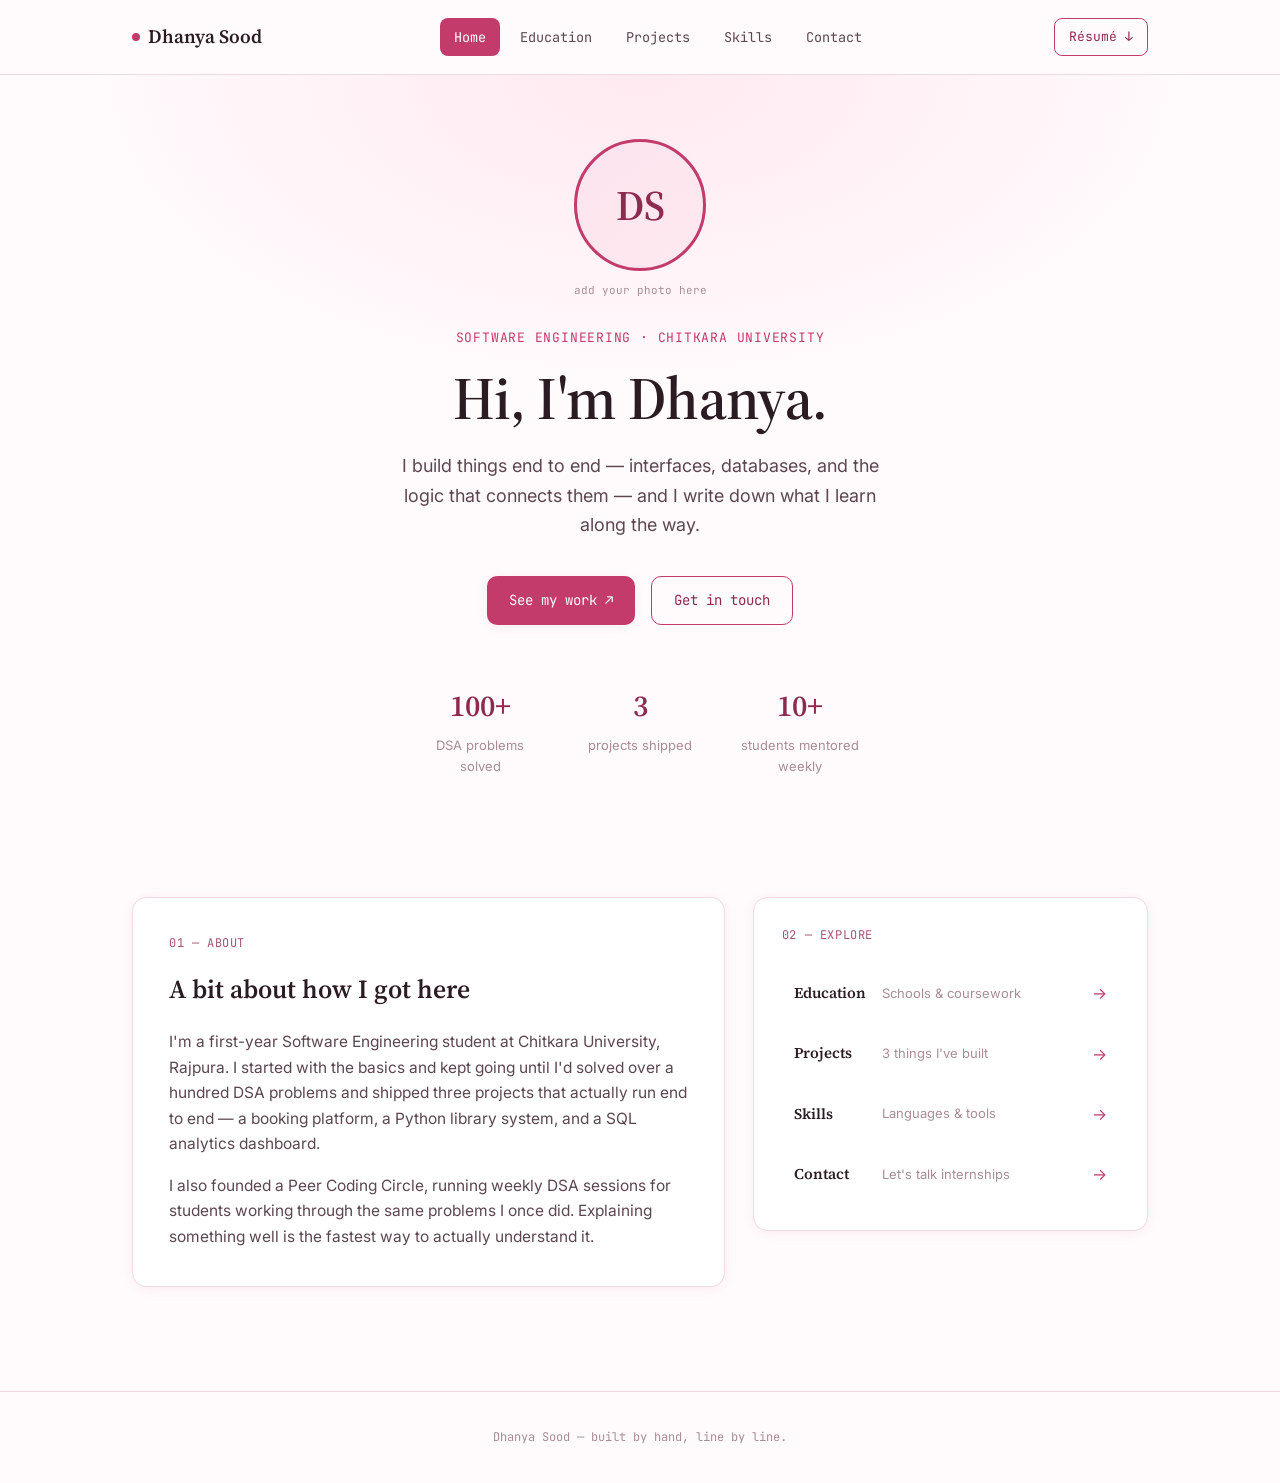
<file: index.html>
<!DOCTYPE html>
<html lang="en">
<head>
  <meta charset="UTF-8">
  <meta name="viewport" content="width=device-width, initial-scale=1.0">
  <title>Dhanya Sood — Software Engineer</title>
  <link rel="preconnect" href="https://fonts.googleapis.com">
  <link rel="preconnect" href="https://fonts.gstatic.com" crossorigin>
  <link href="https://fonts.googleapis.com/css2?family=Source+Serif+4:opsz,wght@8..60,400;8..60,500;8..60,600;8..60,700&family=Inter:wght@400;500;600&family=JetBrains+Mono:wght@400;500&display=swap" rel="stylesheet">
  <link rel="stylesheet" href="shared.css">
  <link rel="stylesheet" href="home.css">
</head>
<body>

  <nav class="site-nav">
    <div class="wrap">
      <a href="index.html" class="nav-mark"><span class="dot"></span>Dhanya Sood</a>
      <button class="nav-toggle" aria-label="Toggle menu" onclick="document.querySelector('.nav-links').classList.toggle('open')">☰</button>
      <div class="nav-links">
        <a href="index.html" class="active">Home</a>
        <a href="education.html">Education</a>
        <a href="projects.html">Projects</a>
        <a href="skills.html">Skills</a>
        <a href="contact.html">Contact</a>
      </div>
      <a href="Dhanya_Sood_Resume.pdf" class="nav-resume" download>Résumé ↓</a>
    </div>
  </nav>

  <header class="hero">
    <div class="wrap hero-inner">
      <div class="hero-photo">
        <div class="photo-frame">
          <span class="photo-initials">DS</span>
        </div>
        <span class="photo-caption">add your photo here</span>
      </div>

      <p class="hero-eyebrow">Software Engineering · Chitkara University</p>
      <h1 class="hero-title">Hi, I'm Dhanya.</h1>
      <p class="hero-sub">
        I build things end to end — interfaces, databases, and the logic that
        connects them — and I write down what I learn along the way.
      </p>

      <div class="hero-cta">
        <a href="projects.html" class="btn btn-primary">See my work ↗</a>
        <a href="contact.html" class="btn btn-ghost">Get in touch</a>
      </div>

      <div class="hero-stats">
        <div class="stat">
          <span class="stat-num">100+</span>
          <span class="stat-label">DSA problems solved</span>
        </div>
        <div class="stat">
          <span class="stat-num">3</span>
          <span class="stat-label">projects shipped</span>
        </div>
        <div class="stat">
          <span class="stat-num">10+</span>
          <span class="stat-label">students mentored weekly</span>
        </div>
      </div>
    </div>
  </header>

  <section class="section">
    <div class="wrap">
      <div class="intro-grid">
        <div class="intro-card">
          <span class="card-eyebrow">01 — about</span>
          <h2 class="card-title">A bit about how I got here</h2>
          <p class="card-body">
            I'm a first-year Software Engineering student at Chitkara
            University, Rajpura. I started with the basics and kept going
            until I'd solved over a hundred DSA problems and shipped three
            projects that actually run end to end — a booking platform, a
            Python library system, and a SQL analytics dashboard.
          </p>
          <p class="card-body">
            I also founded a Peer Coding Circle, running weekly DSA sessions
            for students working through the same problems I once did.
            Explaining something well is the fastest way to actually
            understand it.
          </p>
        </div>

        <div class="quicklinks-card">
          <span class="card-eyebrow">02 — explore</span>
          <a href="education.html" class="quicklink">
            <span class="ql-label">Education</span>
            <span class="ql-desc">Schools &amp; coursework</span>
            <span class="ql-arrow">→</span>
          </a>
          <a href="projects.html" class="quicklink">
            <span class="ql-label">Projects</span>
            <span class="ql-desc">3 things I've built</span>
            <span class="ql-arrow">→</span>
          </a>
          <a href="skills.html" class="quicklink">
            <span class="ql-label">Skills</span>
            <span class="ql-desc">Languages &amp; tools</span>
            <span class="ql-arrow">→</span>
          </a>
          <a href="contact.html" class="quicklink">
            <span class="ql-label">Contact</span>
            <span class="ql-desc">Let's talk internships</span>
            <span class="ql-arrow">→</span>
          </a>
        </div>
      </div>
    </div>
  </section>

  <footer class="site-footer">
    <span>Dhanya Sood — built by hand, line by line.</span>
  </footer>

</body>
</html>
</file>
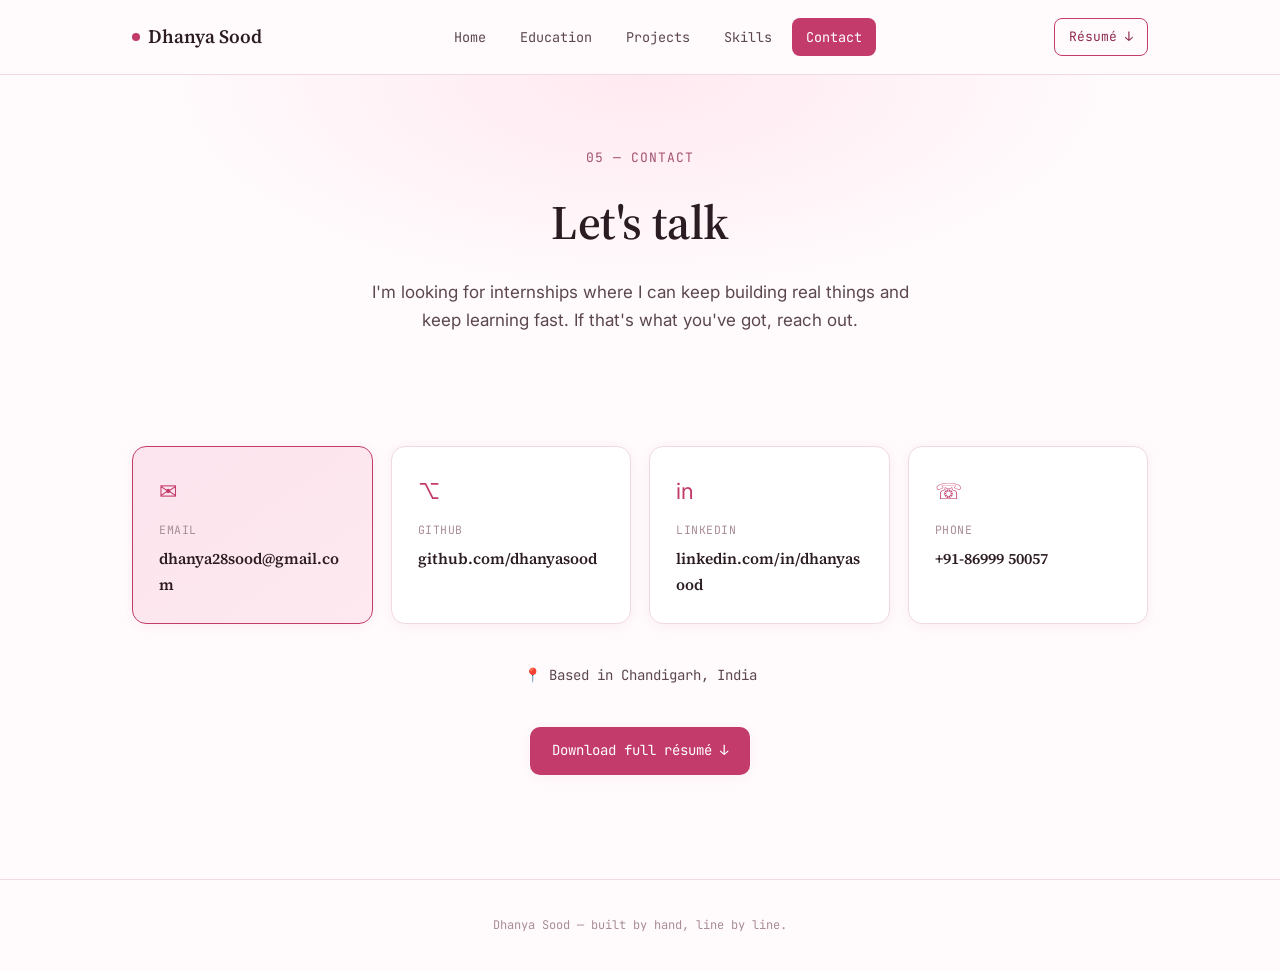
<file: contact.html>
<!DOCTYPE html>
<html lang="en">
<head>
  <meta charset="UTF-8">
  <meta name="viewport" content="width=device-width, initial-scale=1.0">
  <title>Contact — Dhanya Sood</title>
  <link rel="preconnect" href="https://fonts.googleapis.com">
  <link rel="preconnect" href="https://fonts.gstatic.com" crossorigin>
  <link href="https://fonts.googleapis.com/css2?family=Source+Serif+4:opsz,wght@8..60,400;8..60,500;8..60,600;8..60,700&family=Inter:wght@400;500;600&family=JetBrains+Mono:wght@400;500&display=swap" rel="stylesheet">
  <link rel="stylesheet" href="shared.css">
  <link rel="stylesheet" href="contact.css">
</head>
<body>

  <nav class="site-nav">
    <div class="wrap">
      <a href="index.html" class="nav-mark"><span class="dot"></span>Dhanya Sood</a>
      <button class="nav-toggle" aria-label="Toggle menu" onclick="document.querySelector('.nav-links').classList.toggle('open')">☰</button>
      <div class="nav-links">
        <a href="index.html">Home</a>
        <a href="education.html">Education</a>
        <a href="projects.html">Projects</a>
        <a href="skills.html">Skills</a>
        <a href="contact.html" class="active">Contact</a>
      </div>
      <a href="Dhanya_Sood_Resume.pdf" class="nav-resume" download>Résumé ↓</a>
    </div>
  </nav>

  <header class="page-header">
    <div class="wrap">
      <p class="page-eyebrow">05 — contact</p>
      <h1 class="page-title">Let's talk</h1>
      <p class="page-sub">
        I'm looking for internships where I can keep building real things and
        keep learning fast. If that's what you've got, reach out.
      </p>
    </div>
  </header>

  <section class="section">
    <div class="wrap">
      <div class="contact-grid">

        <a href="mailto:dhanya28sood@gmail.com" class="contact-card primary">
          <span class="cc-icon">✉</span>
          <span class="cc-label">Email</span>
          <span class="cc-value">dhanya28sood@gmail.com</span>
        </a>

        <a href="https://github.com/dhanyasood" target="_blank" rel="noopener" class="contact-card">
          <span class="cc-icon">⌥</span>
          <span class="cc-label">GitHub</span>
          <span class="cc-value">github.com/dhanyasood</span>
        </a>

        <a href="https://linkedin.com/in/dhanyasood" target="_blank" rel="noopener" class="contact-card">
          <span class="cc-icon">in</span>
          <span class="cc-label">LinkedIn</span>
          <span class="cc-value">linkedin.com/in/dhanyasood</span>
        </a>

        <a href="tel:+918699950057" class="contact-card">
          <span class="cc-icon">☏</span>
          <span class="cc-label">Phone</span>
          <span class="cc-value">+91-86999 50057</span>
        </a>

      </div>

      <div class="location-line">
        <span class="loc-icon">📍</span> Based in Chandigarh, India
      </div>

      <div class="resume-cta">
        <a href="assets/Dhanya_Sood_Resume.pdf" class="btn btn-primary" download>Download full résumé ↓</a>
      </div>
    </div>
  </section>

  <footer class="site-footer">
    <span>Dhanya Sood — built by hand, line by line.</span>
  </footer>

</body>
</html>
</file>
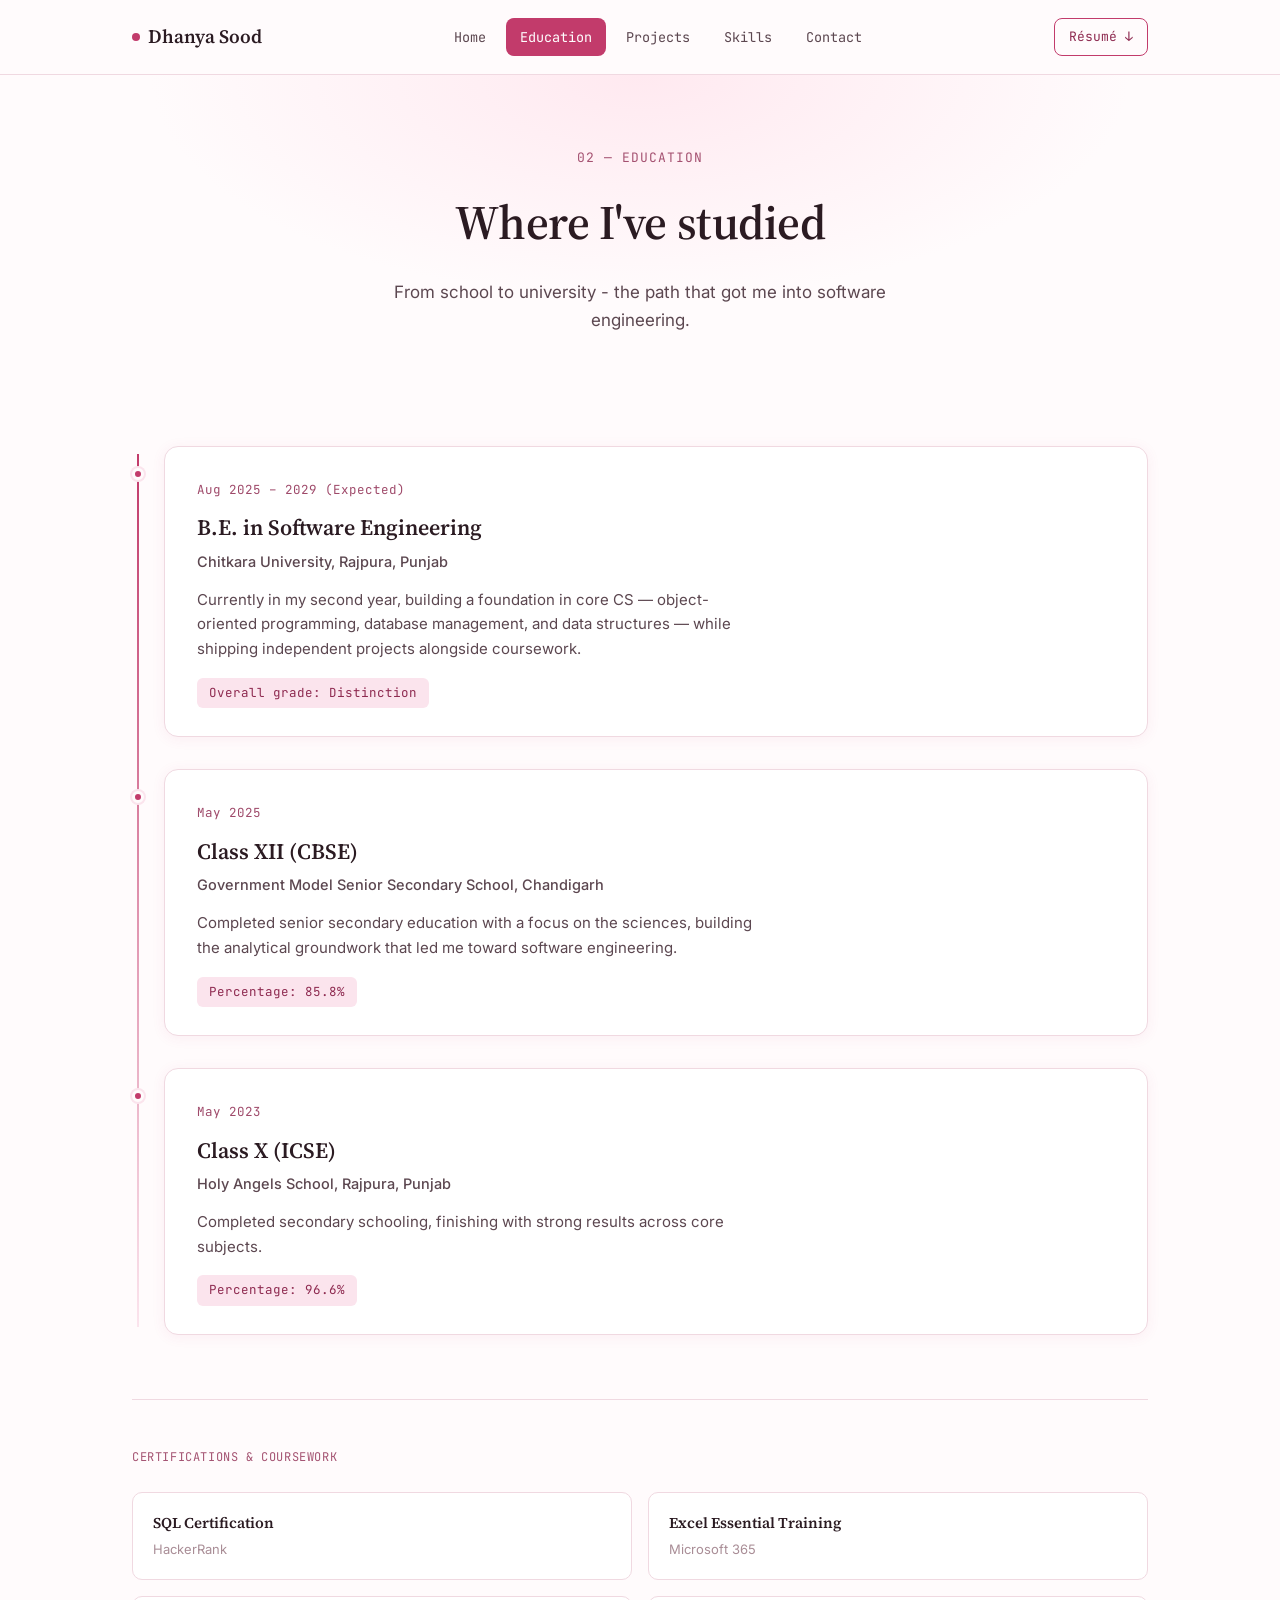
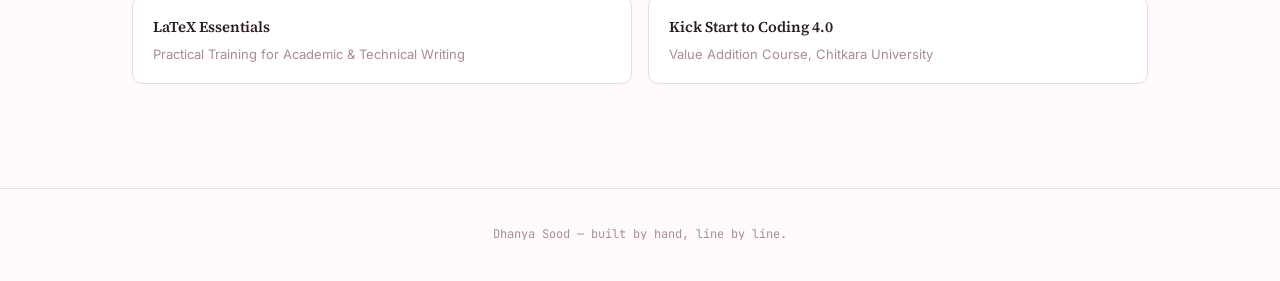
<file: education.html>
<!DOCTYPE html>
<html lang="en">
<head>
  <meta charset="UTF-8">
  <meta name="viewport" content="width=device-width, initial-scale=1.0">
  <title>Education — Dhanya Sood</title>
  <link rel="preconnect" href="https://fonts.googleapis.com">
  <link rel="preconnect" href="https://fonts.gstatic.com" crossorigin>
  <link href="https://fonts.googleapis.com/css2?family=Source+Serif+4:opsz,wght@8..60,400;8..60,500;8..60,600;8..60,700&family=Inter:wght@400;500;600&family=JetBrains+Mono:wght@400;500&display=swap" rel="stylesheet">
  <link rel="stylesheet" href="shared.css">
  <link rel="stylesheet" href="education.css">
</head>
<body>

  <nav class="site-nav">
    <div class="wrap">
      <a href="index.html" class="nav-mark"><span class="dot"></span>Dhanya Sood</a>
      <button class="nav-toggle" aria-label="Toggle menu" onclick="document.querySelector('.nav-links').classList.toggle('open')">☰</button>
      <div class="nav-links">
        <a href="index.html">Home</a>
        <a href="education.html" class="active">Education</a>
        <a href="projects.html">Projects</a>
        <a href="skills.html">Skills</a>
        <a href="contact.html">Contact</a>
      </div>
      <a href="assets/Dhanya_Sood_Resume.pdf" class="nav-resume" download>Résumé ↓</a>
    </div>
  </nav>

  <header class="page-header">
    <div class="wrap">
      <p class="page-eyebrow">02 — education</p>
      <h1 class="page-title">Where I've studied</h1>
      <p class="page-sub">From school to university - the path that got me into software engineering.</p>
    </div>
  </header>

  <section class="section">
    <div class="wrap">
      <div class="timeline">

        <div class="timeline-item">
          <div class="timeline-marker"></div>
          <div class="timeline-card">
            <span class="t-date">Aug 2025 – 2029 (Expected)</span>
            <h3 class="t-title">B.E. in Software Engineering</h3>
            <p class="t-place">Chitkara University, Rajpura, Punjab</p>
            <p class="t-detail">
              Currently in my second year, building a foundation in core CS —
              object-oriented programming, database management, and data
              structures — while shipping independent projects alongside
              coursework.
            </p>
            <span class="t-tag">Overall grade: Distinction</span>
          </div>
        </div>

        <div class="timeline-item">
          <div class="timeline-marker"></div>
          <div class="timeline-card">
            <span class="t-date">May 2025</span>
            <h3 class="t-title">Class XII (CBSE)</h3>
            <p class="t-place">Government Model Senior Secondary School, Chandigarh</p>
            <p class="t-detail">
              Completed senior secondary education with a focus on the
              sciences, building the analytical groundwork that led me
              toward software engineering.
            </p>
            <span class="t-tag">Percentage: 85.8%</span>
          </div>
        </div>

        <div class="timeline-item">
          <div class="timeline-marker"></div>
          <div class="timeline-card">
            <span class="t-date">May 2023</span>
            <h3 class="t-title">Class X (ICSE)</h3>
            <p class="t-place">Holy Angels School, Rajpura, Punjab</p>
            <p class="t-detail">
              Completed secondary schooling, finishing with strong results
              across core subjects.
            </p>
            <span class="t-tag">Percentage: 96.6%</span>
          </div>
        </div>

      </div>

      <div class="cert-block">
        <span class="card-eyebrow">certifications &amp; coursework</span>
        <div class="cert-grid">
          <div class="cert-item">
            <span class="cert-name">SQL Certification</span>
            <span class="cert-issuer">HackerRank</span>
          </div>
          <div class="cert-item">
            <span class="cert-name">Excel Essential Training</span>
            <span class="cert-issuer">Microsoft 365</span>
          </div>
          <div class="cert-item">
            <span class="cert-name">LaTeX Essentials</span>
            <span class="cert-issuer">Practical Training for Academic &amp; Technical Writing</span>
          </div>
          <div class="cert-item">
            <span class="cert-name">Kick Start to Coding 4.0</span>
            <span class="cert-issuer">Value Addition Course, Chitkara University</span>
          </div>
        </div>
      </div>
    </div>
  </section>

  <footer class="site-footer">
    <span>Dhanya Sood — built by hand, line by line.</span>
  </footer>

</body>
</html>
</file>
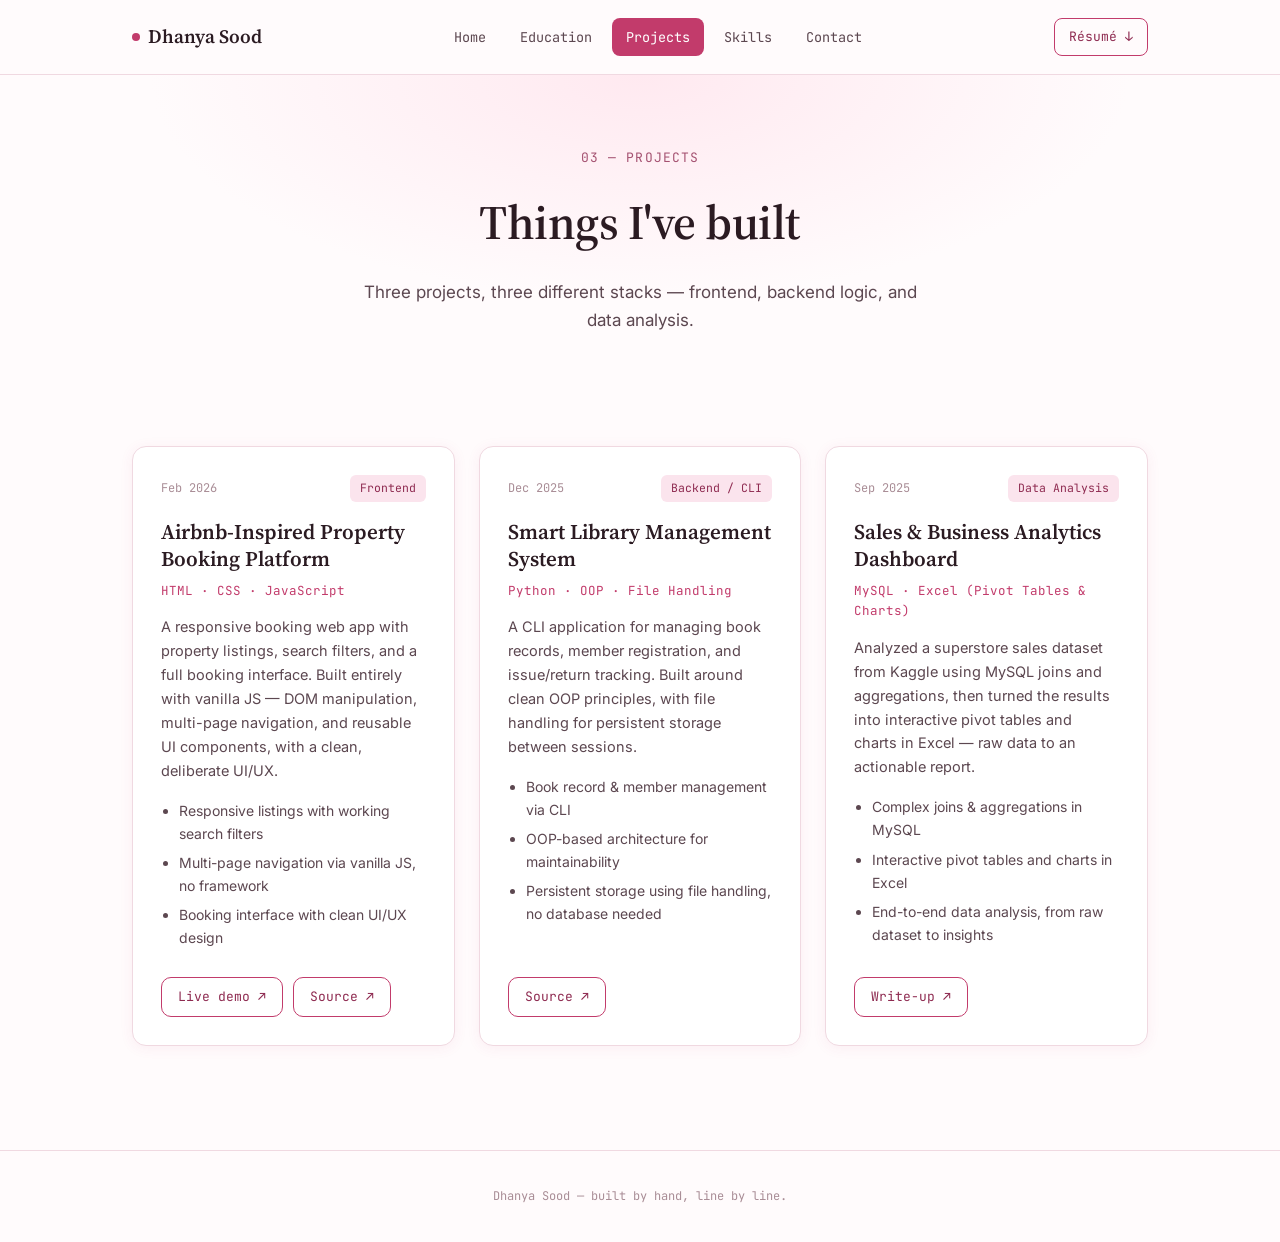
<file: projects.html>
<!DOCTYPE html>
<html lang="en">
<head>
  <meta charset="UTF-8">
  <meta name="viewport" content="width=device-width, initial-scale=1.0">
  <title>Projects — Dhanya Sood</title>
  <link rel="preconnect" href="https://fonts.googleapis.com">
  <link rel="preconnect" href="https://fonts.gstatic.com" crossorigin>
  <link href="https://fonts.googleapis.com/css2?family=Source+Serif+4:opsz,wght@8..60,400;8..60,500;8..60,600;8..60,700&family=Inter:wght@400;500;600&family=JetBrains+Mono:wght@400;500&display=swap" rel="stylesheet">
  <link rel="stylesheet" href="shared.css">
  <link rel="stylesheet" href="projects.css">
</head>
<body>

  <nav class="site-nav">
    <div class="wrap">
      <a href="index.html" class="nav-mark"><span class="dot"></span>Dhanya Sood</a>
      <button class="nav-toggle" aria-label="Toggle menu" onclick="document.querySelector('.nav-links').classList.toggle('open')">☰</button>
      <div class="nav-links">
        <a href="index.html">Home</a>
        <a href="education.html">Education</a>
        <a href="projects.html" class="active">Projects</a>
        <a href="skills.html">Skills</a>
        <a href="contact.html">Contact</a>
      </div>
      <a href="assets/Dhanya_Sood_Resume.pdf" class="nav-resume" download>Résumé ↓</a>
    </div>
  </nav>

  <header class="page-header">
    <div class="wrap">
      <p class="page-eyebrow">03 — projects</p>
      <h1 class="page-title">Things I've built</h1>
      <p class="page-sub">Three projects, three different stacks — frontend, backend logic, and data analysis.</p>
    </div>
  </header>

  <section class="section">
    <div class="wrap">
      <div class="projects-grid">

        <article class="project-card">
          <div class="project-top">
            <span class="proj-date">Feb 2026</span>
            <span class="proj-tag">Frontend</span>
          </div>
          <h3 class="proj-title">Airbnb-Inspired Property Booking Platform</h3>
          <p class="proj-stack">HTML · CSS · JavaScript</p>
          <p class="proj-desc">
            A responsive booking web app with property listings, search
            filters, and a full booking interface. Built entirely with
            vanilla JS — DOM manipulation, multi-page navigation, and reusable
            UI components, with a clean, deliberate UI/UX.
          </p>
          <ul class="proj-points">
            <li>Responsive listings with working search filters</li>
            <li>Multi-page navigation via vanilla JS, no framework</li>
            <li>Booking interface with clean UI/UX design</li>
          </ul>
          <div class="proj-links">
            <a href="#" class="btn btn-ghost" target="_blank" rel="noopener">Live demo ↗</a>
            <a href="#" class="btn btn-ghost" target="_blank" rel="noopener">Source ↗</a>
          </div>
        </article>

        <article class="project-card">
          <div class="project-top">
            <span class="proj-date">Dec 2025</span>
            <span class="proj-tag">Backend / CLI</span>
          </div>
          <h3 class="proj-title">Smart Library Management System</h3>
          <p class="proj-stack">Python · OOP · File Handling</p>
          <p class="proj-desc">
            A CLI application for managing book records, member registration,
            and issue/return tracking. Built around clean OOP principles,
            with file handling for persistent storage between sessions.
          </p>
          <ul class="proj-points">
            <li>Book record &amp; member management via CLI</li>
            <li>OOP-based architecture for maintainability</li>
            <li>Persistent storage using file handling, no database needed</li>
          </ul>
          <div class="proj-links">
            <a href="#" class="btn btn-ghost" target="_blank" rel="noopener">Source ↗</a>
          </div>
        </article>

        <article class="project-card">
          <div class="project-top">
            <span class="proj-date">Sep 2025</span>
            <span class="proj-tag">Data Analysis</span>
          </div>
          <h3 class="proj-title">Sales &amp; Business Analytics Dashboard</h3>
          <p class="proj-stack">MySQL · Excel (Pivot Tables &amp; Charts)</p>
          <p class="proj-desc">
            Analyzed a superstore sales dataset from Kaggle using MySQL joins
            and aggregations, then turned the results into interactive pivot
            tables and charts in Excel — raw data to an actionable report.
          </p>
          <ul class="proj-points">
            <li>Complex joins &amp; aggregations in MySQL</li>
            <li>Interactive pivot tables and charts in Excel</li>
            <li>End-to-end data analysis, from raw dataset to insights</li>
          </ul>
          <div class="proj-links">
            <a href="#" class="btn btn-ghost" target="_blank" rel="noopener">Write-up ↗</a>
          </div>
        </article>

      </div>
    </div>
  </section>

  <footer class="site-footer">
    <span>Dhanya Sood — built by hand, line by line.</span>
  </footer>

</body>
</html>
</file>
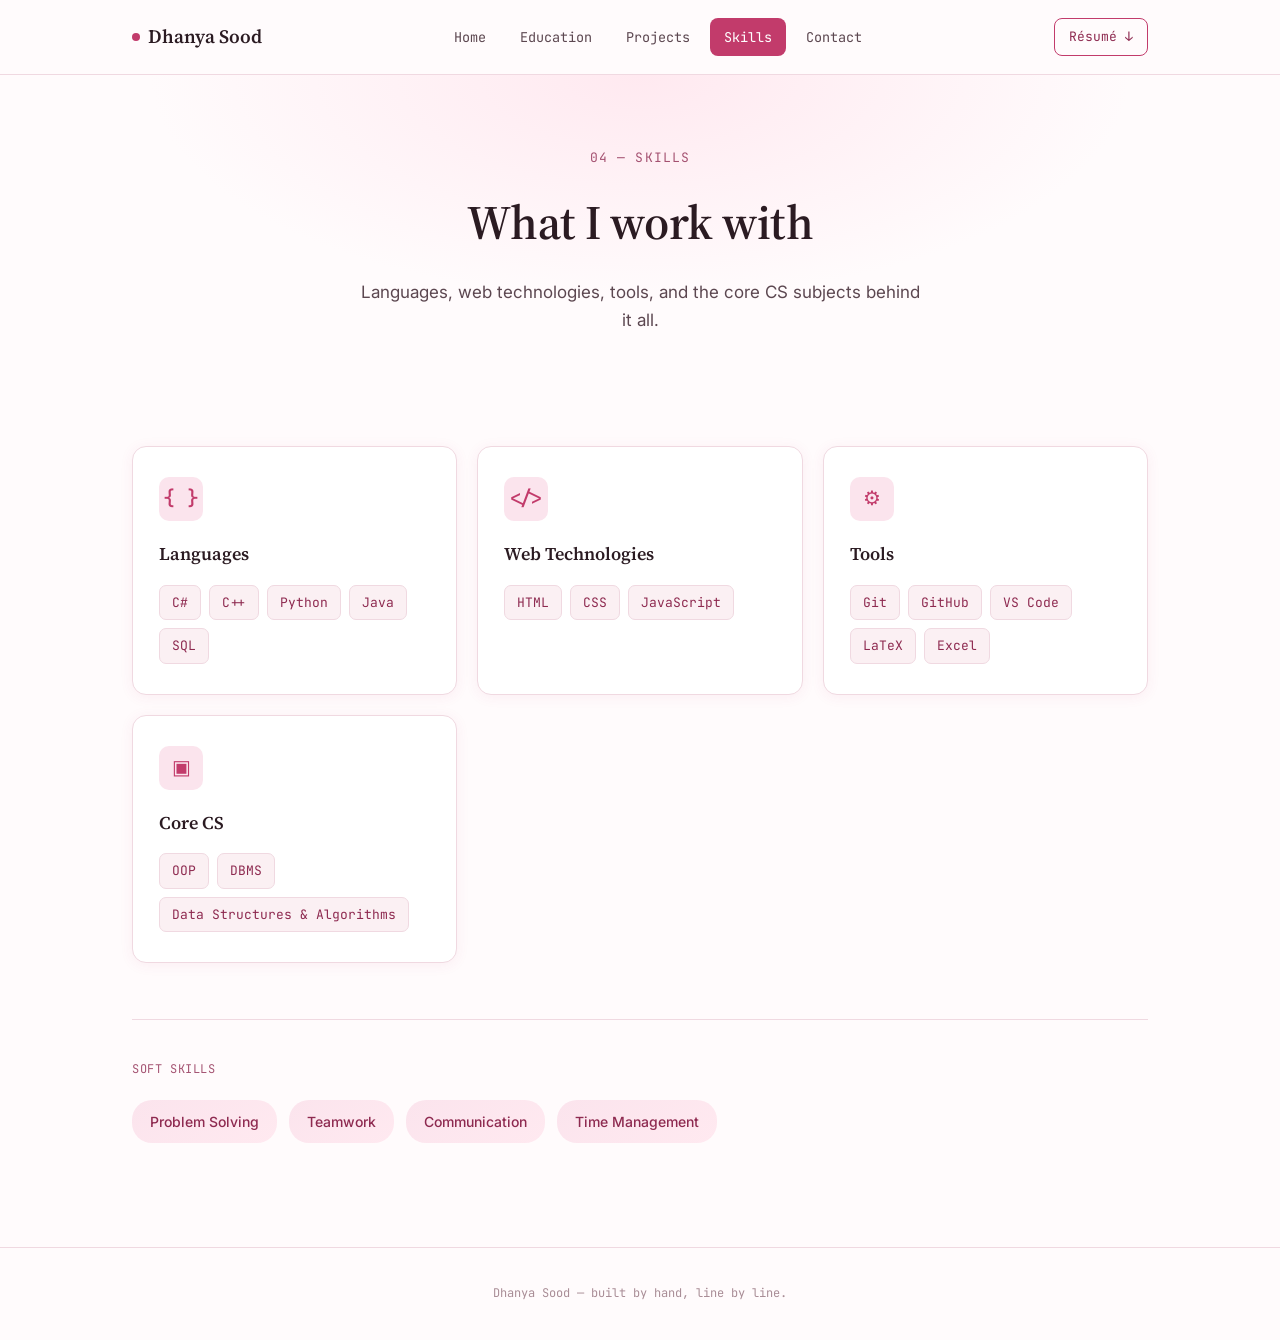
<file: skills.html>
<!DOCTYPE html>
<html lang="en">
<head>
  <meta charset="UTF-8">
  <meta name="viewport" content="width=device-width, initial-scale=1.0">
  <title>Skills — Dhanya Sood</title>
  <link rel="preconnect" href="https://fonts.googleapis.com">
  <link rel="preconnect" href="https://fonts.gstatic.com" crossorigin>
  <link href="https://fonts.googleapis.com/css2?family=Source+Serif+4:opsz,wght@8..60,400;8..60,500;8..60,600;8..60,700&family=Inter:wght@400;500;600&family=JetBrains+Mono:wght@400;500&display=swap" rel="stylesheet">
  <link rel="stylesheet" href="shared.css">
  <link rel="stylesheet" href="skills.css">
</head>
<body>

  <nav class="site-nav">
    <div class="wrap">
      <a href="index.html" class="nav-mark"><span class="dot"></span>Dhanya Sood</a>
      <button class="nav-toggle" aria-label="Toggle menu" onclick="document.querySelector('.nav-links').classList.toggle('open')">☰</button>
      <div class="nav-links">
        <a href="index.html">Home</a>
        <a href="education.html">Education</a>
        <a href="projects.html">Projects</a>
        <a href="skills.html" class="active">Skills</a>
        <a href="contact.html">Contact</a>
      </div>
      <a href="assets/Dhanya_Sood_Resume.pdf" class="nav-resume" download>Résumé ↓</a>
    </div>
  </nav>

  <header class="page-header">
    <div class="wrap">
      <p class="page-eyebrow">04 — skills</p>
      <h1 class="page-title">What I work with</h1>
      <p class="page-sub">Languages, web technologies, tools, and the core CS subjects behind it all.</p>
    </div>
  </header>

  <section class="section">
    <div class="wrap">
      <div class="skills-grid">

        <div class="skill-card">
          <div class="skill-icon">{ }</div>
          <h3 class="skill-cat">Languages</h3>
          <div class="skill-tags">
            <span>C#</span><span>C++</span><span>Python</span><span>Java</span><span>SQL</span>
          </div>
        </div>

        <div class="skill-card">
          <div class="skill-icon">&lt;/&gt;</div>
          <h3 class="skill-cat">Web Technologies</h3>
          <div class="skill-tags">
            <span>HTML</span><span>CSS</span><span>JavaScript</span>
          </div>
        </div>

        <div class="skill-card">
          <div class="skill-icon">⚙</div>
          <h3 class="skill-cat">Tools</h3>
          <div class="skill-tags">
            <span>Git</span><span>GitHub</span><span>VS Code</span><span>LaTeX</span><span>Excel</span>
          </div>
        </div>

        <div class="skill-card">
          <div class="skill-icon">▣</div>
          <h3 class="skill-cat">Core CS</h3>
          <div class="skill-tags">
            <span>OOP</span><span>DBMS</span><span>Data Structures &amp; Algorithms</span>
          </div>
        </div>

      </div>

      <div class="soft-skills-block">
        <span class="card-eyebrow">soft skills</span>
        <div class="soft-tags">
          <span>Problem Solving</span>
          <span>Teamwork</span>
          <span>Communication</span>
          <span>Time Management</span>
        </div>
      </div>
    </div>
  </section>

  <footer class="site-footer">
    <span>Dhanya Sood — built by hand, line by line.</span>
  </footer>

</body>
</html>
</file>
<file: shared.css>
/* ============================================
   DESIGN TOKENS
   ============================================ */
:root {
  --paper: #FFFBFC;
  --paper-dim: #FBF0F3;
  --card: #FFFFFF;
  --ink: #2B1B22;
  --ink-soft: #5C4750;
  --gray: #A98D96;
  --line: #F0D9E1;
  --accent: #C23B6B;
  --accent-soft: #FBE4ED;
  --accent-deep: #8E2A50;
  --rose-glow: #FFE9F0;

  --serif: "Source Serif 4", Georgia, serif;
  --sans: "Inter", -apple-system, sans-serif;
  --mono: "JetBrains Mono", "SF Mono", monospace;

  --max-w: 1080px;
  --radius: 14px;
  --shadow: 0 2px 14px rgba(194, 59, 107, 0.07);
  --shadow-hover: 0 10px 30px rgba(194, 59, 107, 0.14);
}

* { box-sizing: border-box; }

html { scroll-behavior: smooth; }

body {
  margin: 0;
  background: var(--paper);
  color: var(--ink);
  font-family: var(--sans);
  font-size: 16px;
  line-height: 1.65;
  -webkit-font-smoothing: antialiased;
}

a { color: var(--ink); text-decoration: none; }

img { max-width: 100%; display: block; }

:focus-visible {
  outline: 2px solid var(--accent);
  outline-offset: 3px;
}

@media (prefers-reduced-motion: reduce) {
  html { scroll-behavior: auto; }
  * { transition: none !important; animation: none !important; }
}

.wrap {
  max-width: var(--max-w);
  margin: 0 auto;
  padding: 0 32px;
}

/* ============================================
   NAV
   ============================================ */
.site-nav {
  position: sticky;
  top: 0;
  z-index: 50;
  background: rgba(255, 251, 252, 0.92);
  backdrop-filter: blur(8px);
  border-bottom: 1px solid var(--line);
}

.site-nav .wrap {
  display: flex;
  align-items: center;
  justify-content: space-between;
  padding-top: 18px;
  padding-bottom: 18px;
}

.nav-mark {
  font-family: var(--serif);
  font-weight: 600;
  font-size: 19px;
  color: var(--ink);
  display: flex;
  align-items: center;
  gap: 8px;
}

.nav-mark .dot {
  width: 8px;
  height: 8px;
  border-radius: 50%;
  background: var(--accent);
  display: inline-block;
}

.nav-links {
  display: flex;
  gap: 6px;
  align-items: center;
}

.nav-links a {
  font-family: var(--mono);
  font-size: 13.5px;
  color: var(--ink-soft);
  padding: 8px 14px;
  border-radius: 8px;
  transition: background 0.15s ease, color 0.15s ease;
}

.nav-links a:hover {
  background: var(--accent-soft);
  color: var(--accent-deep);
}

.nav-links a.active {
  background: var(--accent);
  color: #fff;
}

.nav-resume {
  font-family: var(--mono);
  font-size: 13px;
  border: 1px solid var(--accent);
  color: var(--accent-deep);
  padding: 7px 14px;
  border-radius: 8px;
  transition: background 0.15s ease, color 0.15s ease;
  white-space: nowrap;
}

.nav-resume:hover { background: var(--accent); color: #fff; }

.nav-toggle {
  display: none;
  font-family: var(--mono);
  font-size: 22px;
  color: var(--ink);
  background: none;
  border: none;
  cursor: pointer;
}

/* ============================================
   PAGE HEADER (used on Education/Projects/Skills/Contact)
   ============================================ */
.page-header {
  padding: 72px 0 48px;
  text-align: center;
  position: relative;
  background: radial-gradient(ellipse 700px 320px at 50% 0%, var(--rose-glow) 0%, transparent 70%);
}

.page-eyebrow {
  font-family: var(--mono);
  font-size: 13px;
  color: var(--accent-deep);
  text-transform: uppercase;
  letter-spacing: 0.08em;
  margin: 0 0 14px;
  opacity: 0.8;
}

.page-title {
  font-family: var(--serif);
  font-weight: 600;
  font-size: clamp(34px, 5vw, 48px);
  margin: 0 0 16px;
  letter-spacing: -0.01em;
}

.page-sub {
  font-size: 17px;
  color: var(--ink-soft);
  max-width: 560px;
  margin: 0 auto;
}

/* ============================================
   SECTION WRAPPER
   ============================================ */
.section {
  padding: 64px 0;
}

.section + .section {
  border-top: 1px solid var(--line);
}

/* ============================================
   FOOTER
   ============================================ */
.site-footer {
  text-align: center;
  padding: 36px 0;
  font-family: var(--mono);
  font-size: 12px;
  color: var(--gray);
  border-top: 1px solid var(--line);
  margin-top: 40px;
}

.site-footer a { color: var(--accent-deep); }

/* ============================================
   BUTTONS (shared)
   ============================================ */
.btn {
  display: inline-flex;
  align-items: center;
  gap: 8px;
  font-family: var(--mono);
  font-size: 14px;
  padding: 12px 22px;
  border-radius: 10px;
  transition: transform 0.15s ease, box-shadow 0.15s ease, background 0.15s ease, color 0.15s ease;
}

.btn-primary {
  background: var(--accent);
  color: #fff;
  box-shadow: var(--shadow);
}

.btn-primary:hover {
  background: var(--accent-deep);
  box-shadow: var(--shadow-hover);
  transform: translateY(-2px);
}

.btn-ghost {
  border: 1px solid var(--accent);
  color: var(--accent-deep);
}

.btn-ghost:hover {
  background: var(--accent-soft);
  transform: translateY(-2px);
}

/* ============================================
   RESPONSIVE NAV (mobile)
   ============================================ */
@media (max-width: 760px) {
  .nav-toggle { display: block; }

  .nav-links {
    display: none;
    position: absolute;
    top: 100%;
    left: 0;
    right: 0;
    background: var(--paper);
    border-bottom: 1px solid var(--line);
    flex-direction: column;
    align-items: stretch;
    padding: 12px;
    gap: 4px;
  }

  .nav-links.open { display: flex; }

  .nav-links a {
    padding: 12px 16px;
  }

  .nav-resume { font-size: 12px; padding: 6px 12px; }

  .page-header { padding: 48px 0 36px; }

  .section { padding: 44px 0; }

  .wrap { padding: 0 20px; }
}
</file>
<file: home.css>
.hero {
  padding: 64px 0 0;
  text-align: center;
  position: relative;
  background: radial-gradient(ellipse 900px 500px at 50% 0%, var(--rose-glow) 0%, transparent 65%);
}

.hero-inner {
  display: flex;
  flex-direction: column;
  align-items: center;
}

.hero-photo {
  display: flex;
  flex-direction: column;
  align-items: center;
  gap: 10px;
  margin-bottom: 28px;
}

.photo-frame {
  width: 132px;
  height: 132px;
  border-radius: 50%;
  background: linear-gradient(145deg, var(--accent-soft), var(--rose-glow));
  border: 3px solid var(--accent);
  display: flex;
  align-items: center;
  justify-content: center;
}

.photo-initials {
  font-family: var(--serif);
  font-weight: 600;
  font-size: 42px;
  color: var(--accent-deep);
}

.photo-caption {
  font-family: var(--mono);
  font-size: 11px;
  color: var(--gray);
}

.hero-eyebrow {
  font-family: var(--mono);
  font-size: 13px;
  color: var(--accent);
  margin: 0 0 16px;
  text-transform: uppercase;
  letter-spacing: 0.06em;
}

.hero-title {
  font-family: var(--serif);
  font-weight: 600;
  font-size: clamp(38px, 6vw, 60px);
  line-height: 1.1;
  margin: 0 0 20px;
  letter-spacing: -0.01em;
}

.hero-sub {
  font-size: 18px;
  color: var(--ink-soft);
  max-width: 480px;
  margin: 0 0 36px;
}

.hero-cta {
  display: flex;
  gap: 16px;
  margin-bottom: 56px;
  flex-wrap: wrap;
  justify-content: center;
}

.hero-stats {
  display: flex;
  gap: 48px;
  margin-bottom: 0;
  flex-wrap: wrap;
  justify-content: center;
  padding-bottom: 56px;
}

.stat {
  display: flex;
  flex-direction: column;
  gap: 4px;
  align-items: center;
}

.stat-num {
  font-family: var(--serif);
  font-size: 30px;
  font-weight: 600;
  color: var(--accent-deep);
}

.stat-label {
  font-size: 13px;
  color: var(--gray);
  max-width: 120px;
  text-align: center;
}

/* ============================================
   INTRO GRID
   ============================================ */
.intro-grid {
  display: grid;
  grid-template-columns: 1.5fr 1fr;
  gap: 28px;
  align-items: start;
}

.card-eyebrow {
  font-family: var(--mono);
  font-size: 12px;
  color: var(--accent-deep);
  text-transform: uppercase;
  letter-spacing: 0.05em;
  opacity: 0.8;
  display: block;
  margin-bottom: 14px;
}

.intro-card {
  background: var(--card);
  border: 1px solid var(--line);
  border-radius: var(--radius);
  padding: 36px;
  box-shadow: var(--shadow);
}

.card-title {
  font-family: var(--serif);
  font-weight: 600;
  font-size: 26px;
  margin: 0 0 18px;
}

.card-body {
  font-size: 15.5px;
  color: var(--ink-soft);
  margin: 0 0 16px;
}

.card-body:last-child { margin-bottom: 0; }

.quicklinks-card {
  background: var(--card);
  border: 1px solid var(--line);
  border-radius: var(--radius);
  padding: 28px;
  box-shadow: var(--shadow);
  display: flex;
  flex-direction: column;
  gap: 6px;
}

.quicklink {
  display: flex;
  align-items: center;
  gap: 10px;
  padding: 14px 12px;
  border-radius: 10px;
  transition: background 0.15s ease, padding-left 0.15s ease;
}

.quicklink:hover {
  background: var(--accent-soft);
  padding-left: 16px;
}

.ql-label {
  font-family: var(--serif);
  font-weight: 600;
  font-size: 15px;
  min-width: 78px;
}

.ql-desc {
  font-size: 13px;
  color: var(--gray);
  flex: 1;
}

.ql-arrow {
  color: var(--accent);
  font-size: 16px;
}

@media (max-width: 760px) {
  .intro-grid {
    grid-template-columns: 1fr;
  }

  .hero { padding-top: 44px; }

  .hero-stats { gap: 32px; }

  .intro-card, .quicklinks-card { padding: 24px; }
}
</file>
<file: contact.css>
.contact-grid {
  display: grid;
  grid-template-columns: repeat(auto-fit, minmax(240px, 1fr));
  gap: 18px;
  margin-bottom: 40px;
}

.contact-card {
  background: var(--card);
  border: 1px solid var(--line);
  border-radius: var(--radius);
  padding: 26px;
  box-shadow: var(--shadow);
  display: flex;
  flex-direction: column;
  gap: 6px;
  transition: box-shadow 0.2s ease, transform 0.2s ease, border-color 0.2s ease;
}

.contact-card:hover {
  box-shadow: var(--shadow-hover);
  transform: translateY(-3px);
  border-color: var(--accent);
}

.contact-card.primary {
  background: linear-gradient(145deg, var(--accent-soft), var(--rose-glow));
  border-color: var(--accent);
}

.cc-icon {
  font-size: 22px;
  color: var(--accent);
  margin-bottom: 6px;
}

.cc-label {
  font-family: var(--mono);
  font-size: 11.5px;
  text-transform: uppercase;
  letter-spacing: 0.05em;
  color: var(--gray);
}

.cc-value {
  font-family: var(--serif);
  font-weight: 600;
  font-size: 15.5px;
  color: var(--ink);
  word-break: break-word;
}

.location-line {
  text-align: center;
  font-family: var(--mono);
  font-size: 14px;
  color: var(--ink-soft);
  margin-bottom: 40px;
}

.resume-cta {
  text-align: center;
}
</file>
<file: education.css>
.timeline {
  position: relative;
  padding-left: 32px;
  margin-bottom: 64px;
}

.timeline::before {
  content: "";
  position: absolute;
  left: 5px;
  top: 8px;
  bottom: 8px;
  width: 2px;
  background: linear-gradient(180deg, var(--accent) 0%, var(--accent-soft) 100%);
}

.timeline-item {
  position: relative;
  margin-bottom: 32px;
}

.timeline-item:last-child { margin-bottom: 0; }

.timeline-marker {
  position: absolute;
  left: -32px;
  top: 22px;
  width: 12px;
  height: 12px;
  border-radius: 50%;
  background: var(--accent);
  border: 3px solid var(--paper);
  box-shadow: 0 0 0 2px var(--accent-soft);
}

.timeline-card {
  background: var(--card);
  border: 1px solid var(--line);
  border-radius: var(--radius);
  padding: 28px 32px;
  box-shadow: var(--shadow);
  transition: box-shadow 0.2s ease, transform 0.2s ease;
}

.timeline-card:hover {
  box-shadow: var(--shadow-hover);
  transform: translateY(-2px);
}

.t-date {
  font-family: var(--mono);
  font-size: 12.5px;
  color: var(--accent-deep);
  opacity: 0.85;
}

.t-title {
  font-family: var(--serif);
  font-weight: 600;
  font-size: 22px;
  margin: 8px 0 4px;
}

.t-place {
  font-size: 14.5px;
  color: var(--ink-soft);
  margin: 0 0 14px;
  font-weight: 500;
}

.t-detail {
  font-size: 15px;
  color: var(--ink-soft);
  margin: 0 0 16px;
  max-width: 560px;
}

.t-tag {
  display: inline-block;
  font-family: var(--mono);
  font-size: 12.5px;
  background: var(--accent-soft);
  color: var(--accent-deep);
  padding: 5px 12px;
  border-radius: 6px;
}

/* ============================================
   CERTIFICATIONS
   ============================================ */
.cert-block {
  border-top: 1px solid var(--line);
  padding-top: 48px;
}

.card-eyebrow {
  font-family: var(--mono);
  font-size: 12px;
  color: var(--accent-deep);
  text-transform: uppercase;
  letter-spacing: 0.05em;
  opacity: 0.8;
  display: block;
  margin-bottom: 24px;
}

.cert-grid {
  display: grid;
  grid-template-columns: repeat(2, 1fr);
  gap: 16px;
}

.cert-item {
  display: flex;
  flex-direction: column;
  gap: 4px;
  background: var(--card);
  border: 1px solid var(--line);
  border-radius: 10px;
  padding: 18px 20px;
}

.cert-name {
  font-family: var(--serif);
  font-weight: 600;
  font-size: 15px;
}

.cert-issuer {
  font-size: 13px;
  color: var(--gray);
}

@media (max-width: 760px) {
  .timeline { padding-left: 24px; }
  .timeline-marker { left: -24px; }
  .timeline-card { padding: 22px 20px; }
  .cert-grid { grid-template-columns: 1fr; }
}
</file>
<file: projects.css>
.projects-grid {
  display: grid;
  grid-template-columns: repeat(auto-fit, minmax(320px, 1fr));
  gap: 24px;
}

.project-card {
  background: var(--card);
  border: 1px solid var(--line);
  border-radius: var(--radius);
  padding: 28px;
  box-shadow: var(--shadow);
  transition: box-shadow 0.2s ease, transform 0.2s ease;
  display: flex;
  flex-direction: column;
}

.project-card:hover {
  box-shadow: var(--shadow-hover);
  transform: translateY(-3px);
}

.project-top {
  display: flex;
  justify-content: space-between;
  align-items: center;
  margin-bottom: 16px;
}

.proj-date {
  font-family: var(--mono);
  font-size: 12px;
  color: var(--gray);
}

.proj-tag {
  font-family: var(--mono);
  font-size: 11.5px;
  background: var(--accent-soft);
  color: var(--accent-deep);
  padding: 4px 10px;
  border-radius: 6px;
}

.proj-title {
  font-family: var(--serif);
  font-weight: 600;
  font-size: 21px;
  margin: 0 0 8px;
  line-height: 1.3;
}

.proj-stack {
  font-family: var(--mono);
  font-size: 12.5px;
  color: var(--accent);
  margin: 0 0 14px;
}

.proj-desc {
  font-size: 14.5px;
  color: var(--ink-soft);
  margin: 0 0 16px;
}

.proj-points {
  margin: 0 0 22px;
  padding-left: 18px;
  font-size: 14px;
  color: var(--ink-soft);
  flex: 1;
}

.proj-points li {
  margin-bottom: 6px;
}

.proj-links {
  display: flex;
  gap: 10px;
  margin-top: auto;
  flex-wrap: wrap;
}

.proj-links .btn {
  padding: 8px 16px;
  font-size: 13px;
}

@media (max-width: 760px) {
  .projects-grid { grid-template-columns: 1fr; }
}
</file>
<file: skills.css>
.skills-grid {
  display: grid;
  grid-template-columns: repeat(auto-fit, minmax(240px, 1fr));
  gap: 20px;
  margin-bottom: 56px;
}

.skill-card {
  background: var(--card);
  border: 1px solid var(--line);
  border-radius: var(--radius);
  padding: 30px 26px;
  box-shadow: var(--shadow);
  transition: box-shadow 0.2s ease, transform 0.2s ease;
}

.skill-card:hover {
  box-shadow: var(--shadow-hover);
  transform: translateY(-3px);
}

.skill-icon {
  font-family: var(--mono);
  font-size: 20px;
  font-weight: 500;
  color: var(--accent);
  background: var(--accent-soft);
  width: 44px;
  height: 44px;
  border-radius: 10px;
  display: flex;
  align-items: center;
  justify-content: center;
  margin-bottom: 18px;
}

.skill-cat {
  font-family: var(--serif);
  font-weight: 600;
  font-size: 18px;
  margin: 0 0 16px;
}

.skill-tags {
  display: flex;
  flex-wrap: wrap;
  gap: 8px;
}

.skill-tags span {
  font-family: var(--mono);
  font-size: 13px;
  padding: 6px 12px;
  background: var(--paper-dim);
  color: var(--accent-deep);
  border-radius: 7px;
  border: 1px solid var(--line);
}

.soft-skills-block {
  border-top: 1px solid var(--line);
  padding-top: 40px;
}

.card-eyebrow {
  font-family: var(--mono);
  font-size: 12px;
  color: var(--accent-deep);
  text-transform: uppercase;
  letter-spacing: 0.05em;
  opacity: 0.8;
  display: block;
  margin-bottom: 20px;
}

.soft-tags {
  display: flex;
  flex-wrap: wrap;
  gap: 12px;
}

.soft-tags span {
  font-family: var(--sans);
  font-size: 14px;
  font-weight: 500;
  padding: 10px 18px;
  background: linear-gradient(145deg, var(--accent-soft), var(--rose-glow));
  color: var(--accent-deep);
  border-radius: 20px;
}
</file>
